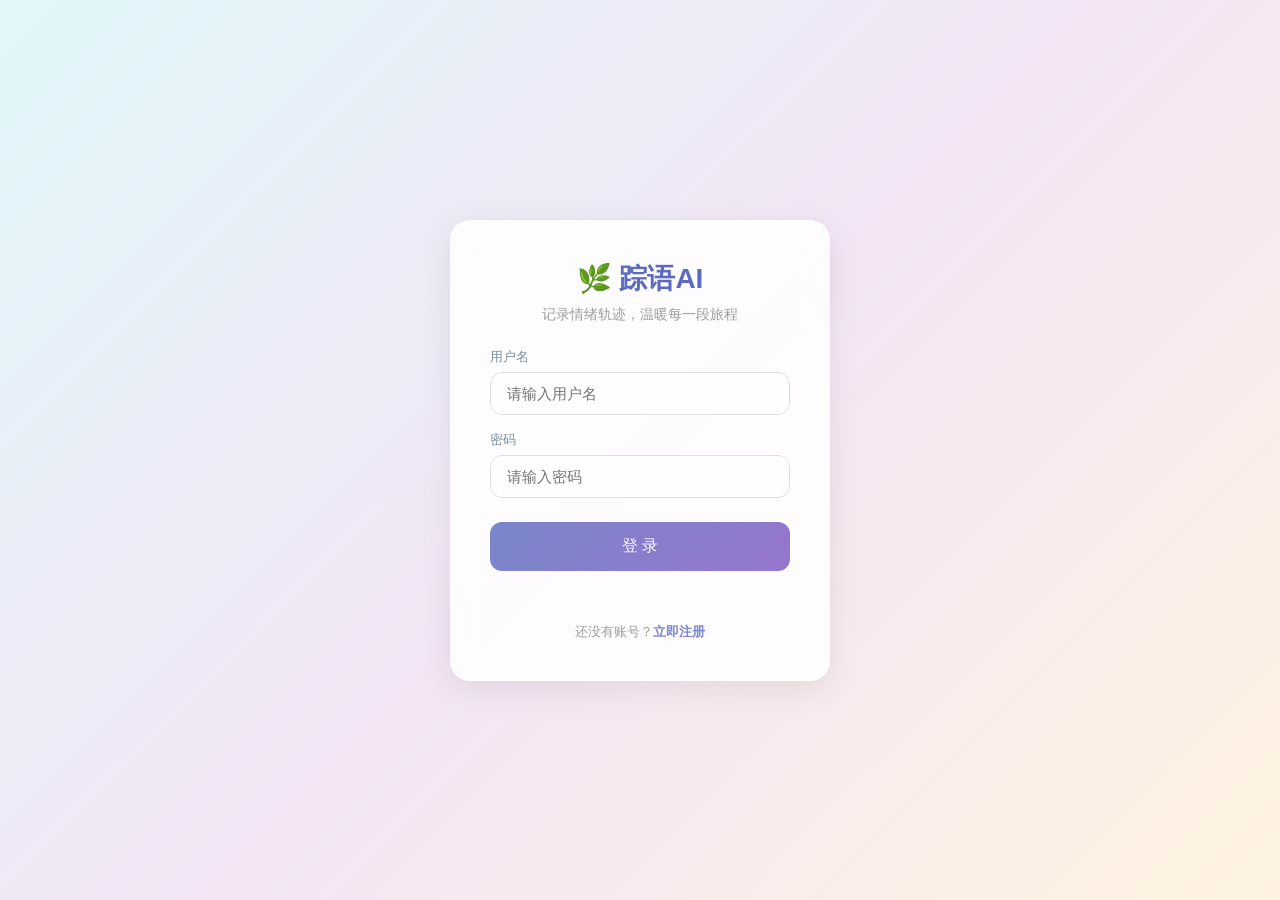
<file: 个人项目-前端/index.html>
<!DOCTYPE html>
<html lang="zh-CN">
<head>
    <meta charset="UTF-8">
    <meta name="viewport" content="width=device-width, initial-scale=1.0">
    <title>踪语AI - 登录</title>
    <link rel="stylesheet" href="auth.css">
</head>
<body>
    <div class="login-card">
        <h2>🌿 踪语AI</h2>
        <p class="subtitle">记录情绪轨迹，温暖每一段旅程</p>

        <form id="loginForm">
            <div class="form-group">
                <label>用户名</label>
                <input type="text" id="username" placeholder="请输入用户名" required>
            </div>
            <div class="form-group">
                <label>密码</label>
                <input type="password" id="password" placeholder="请输入密码" required>
            </div>
            <button type="submit" class="btn-login">登 录</button>
            <div class="error-msg" id="errorMsg"></div>
        </form>

        <div class="switch-link">
            还没有账号？<a href="register.html">立即注册</a>
        </div>
    </div>

    <script>
        const API_BASE = 'http://127.0.0.1:8000/api';

        document.getElementById('loginForm').addEventListener('submit', async function(e) {
            e.preventDefault();
            const errorMsg = document.getElementById('errorMsg');
            errorMsg.textContent = '';

            const username = document.getElementById('username').value.trim();
            const password = document.getElementById('password').value;

            try {
                const res = await fetch(`${API_BASE}/user_app/login/`, {
                    method: 'POST',
                    headers: { 'Content-Type': 'application/json' },
                    body: JSON.stringify({ username, password })
                });
                const data = await res.json();

                if (res.ok && data.code === 200) {
                    // 存储Token到本地
                    localStorage.setItem('access_token', data.data.access);
                    localStorage.setItem('refresh_token', data.data.refresh);
                    localStorage.setItem('username', data.data.username);
                    // 跳转到主页面
                    window.location.href = 'main.html';
                } else {
                    errorMsg.textContent = data.msg || '登录失败,请检查用户名或密码';
                }
            } catch (err) {
                errorMsg.textContent = '网络异常，请检查后端服务是否启动';
            }
        });
    </script>
</body>
</html>
</file>
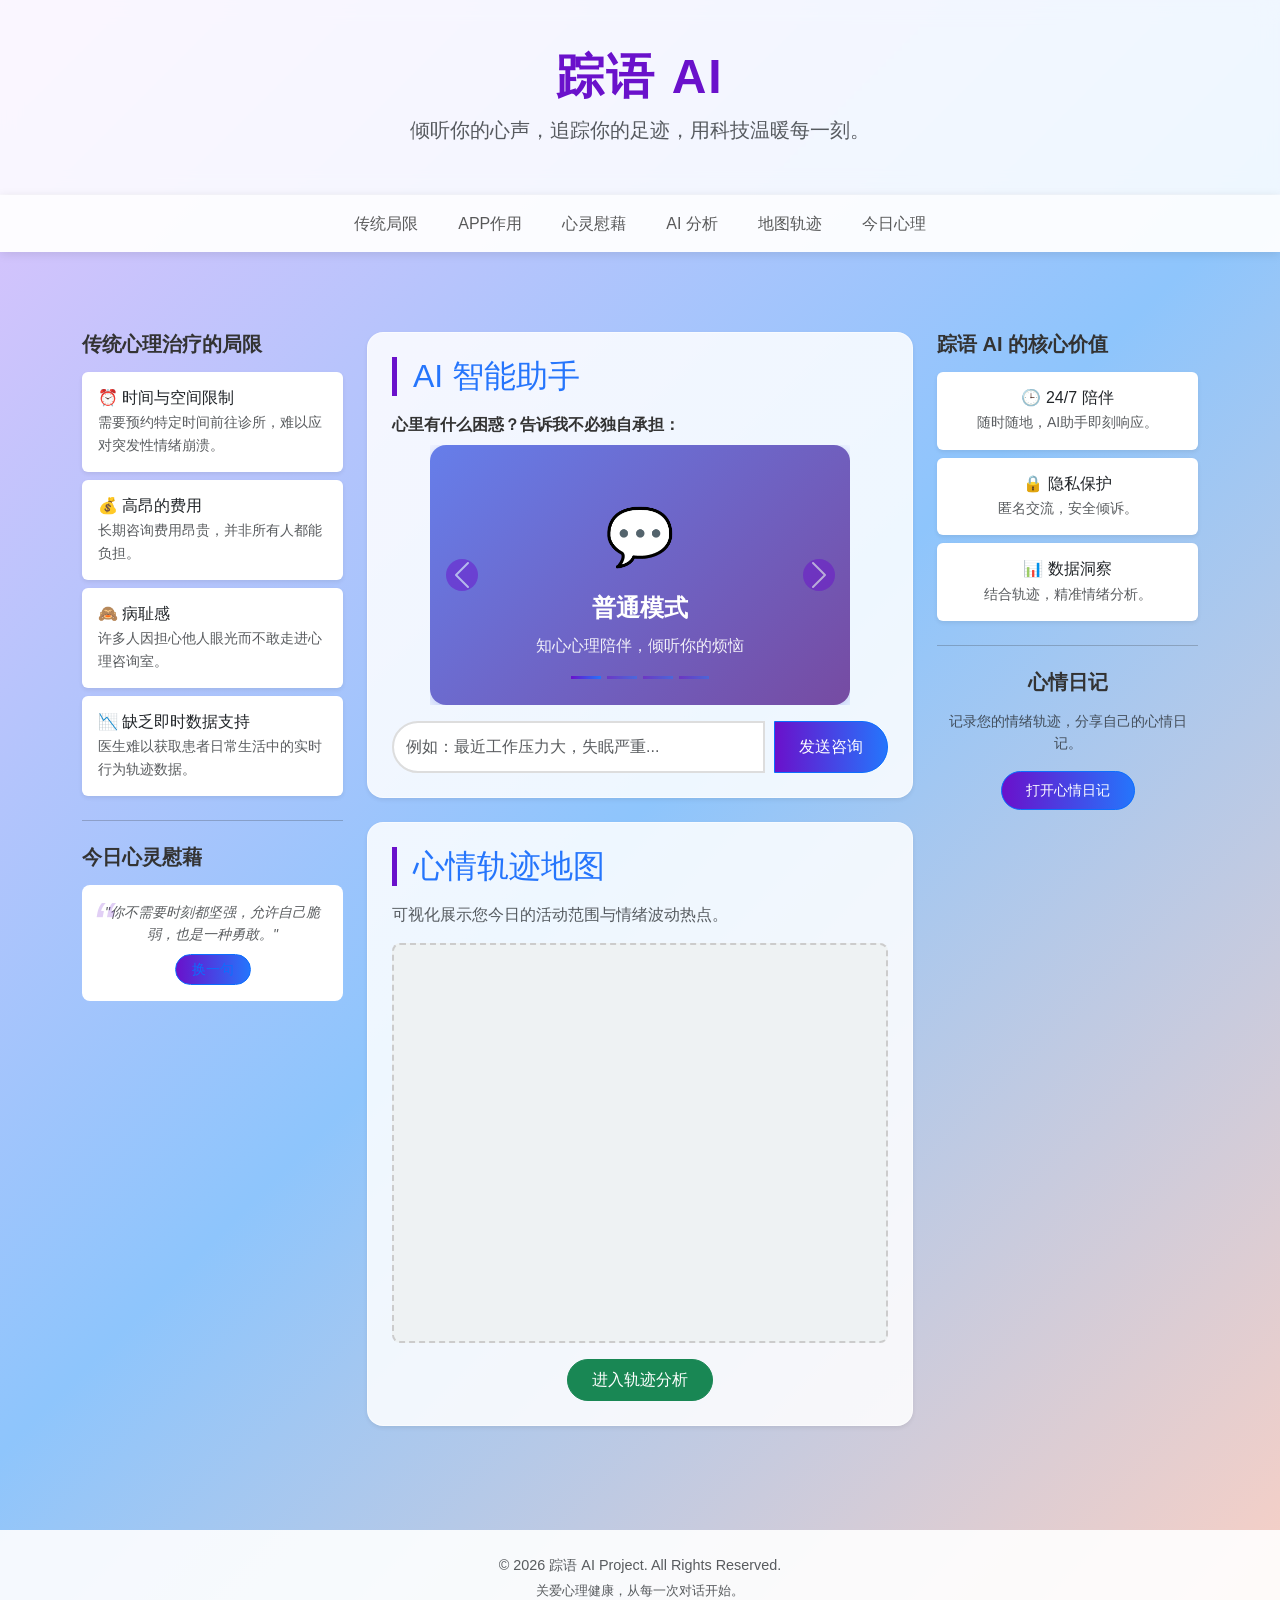
<file: 个人项目-前端/main.html>
<!DOCTYPE html>
<html lang="zh-CN">

<head>
    <meta charset="UTF-8">
    <meta name="viewport" content="width=device-width, initial-scale=1.0">
    <title>踪语AI - 您的心灵伴侣</title>
</head>
<link rel="stylesheet" href="https://cdn.bootcdn.net/ajax/libs/openlayers/9.0.0/dist/ol.min.css">
<!-- Bootstrap 5 CSS -->
<link href="https://cdn.bootcdn.net/ajax/libs/twitter-bootstrap/5.3.0/css/bootstrap.min.css" rel="stylesheet">
<script src="https://cdn.bootcdn.net/ajax/libs/openlayers/9.0.0/dist/ol.min.js"></script>
<link rel="stylesheet" href="common.css">
<link rel="stylesheet" href="header.css">
<link rel="stylesheet" href="nav.css">
<link rel="stylesheet" href="main.css">
<link rel="stylesheet" href="footer.css">
<script src="refreshquate.js"></script>
<script src="map.js"></script>
<style>
    @media (max-width: 768px) {
        nav ul {
            gap: 1rem;
            font-size: 0.9rem;
        }

        header h1 {
            font-size: 2rem;
        }

        .input-group {
            flex-direction: column;
        }
    }
</style>



<body>
    <!-- 总标题与Header -->
    <header id="home" class="text-center py-5">
        <div class="container">
            <h1 class="display-5 fw-bold">踪语 AI</h1>
            <p class="lead text-muted mt-2">倾听你的心声，追踪你的足迹，用科技温暖每一刻。</p>
        </div>
    </header>

    <!-- 导航栏 -->
    <nav class="navbar navbar-expand-md sticky-top">
        <div class="container justify-content-center">
            <ul class="navbar-nav flex-row flex-wrap gap-2 justify-content-center">
                <li class="nav-item"><a class="nav-link px-3" href="#limitations">传统局限</a></li>
                <li class="nav-item"><a class="nav-link px-3" href="#app-role">APP作用</a></li>
                <li class="nav-item"><a class="nav-link px-3" href="#comfort">心灵慰藉</a></li>
                <li class="nav-item"><a class="nav-link px-3" href="#ai-analysis">AI 分析</a></li>
                <li class="nav-item"><a class="nav-link px-3" href="#map-section">地图轨迹</a></li>
                <li class="nav-item"><a class="nav-link px-3" href="#mood-diary">今日心理</a></li>
            </ul>
        </div>
    </nav>

    <!-- 主要内容区域：中间为主 + 左右粘性侧栏 -->
    <main class="container py-5">
        <div class="row g-4">

            <!-- 左侧栏：传统局限 + 心灵慰藉（粘性跟随） -->
            <div class="col-lg-3">
                <div class="side-sticky" id="limitations">
                    <h5 class="fw-bold mb-3">传统心理治疗的局限</h5>
                    <div class="card border-0 shadow-sm custom-card mb-2">
                        <div class="card-body p-3">
                            <h6 class="card-title mb-1">⏰ 时间与空间限制</h6>
                            <p class="card-text text-muted small mb-0">需要预约特定时间前往诊所，难以应对突发性情绪崩溃。</p>
                        </div>
                    </div>
                    <div class="card border-0 shadow-sm custom-card mb-2">
                        <div class="card-body p-3">
                            <h6 class="card-title mb-1">💰 高昂的费用</h6>
                            <p class="card-text text-muted small mb-0">长期咨询费用昂贵，并非所有人都能负担。</p>
                        </div>
                    </div>
                    <div class="card border-0 shadow-sm custom-card mb-2">
                        <div class="card-body p-3">
                            <h6 class="card-title mb-1">🙈 病耻感</h6>
                            <p class="card-text text-muted small mb-0">许多人因担心他人眼光而不敢走进心理咨询室。</p>
                        </div>
                    </div>
                    <div class="card border-0 shadow-sm custom-card mb-2">
                        <div class="card-body p-3">
                            <h6 class="card-title mb-1">📉 缺乏即时数据支持</h6>
                            <p class="card-text text-muted small mb-0">医生难以获取患者日常生活中的实时行为轨迹数据。</p>
                        </div>
                    </div>

                    <hr class="my-4">

                    <div id="comfort">
                        <h5 class="fw-bold mb-3">今日心灵慰藉</h5>
                        <div class="quote-box p-3 rounded-3">
                            <p id="daily-quote" class="fst-italic text-muted small mb-2">"你不需要时刻都坚强，允许自己脆弱，也是一种勇敢。"</p>
                            <button onclick="refreshQuote()"
                                class="btn btn-outline-primary btn-sm rounded-pill px-3">换一句</button>
                        </div>
                    </div>
                </div>
            </div>

            <!-- 中间主区：AI + 地图（核心功能） -->
            <div class="col-lg-6">
                <section id="ai-analysis" class="mb-4 p-4 rounded-4 shadow-sm">
                    <h2 class="mb-3">AI 智能助手</h2>
                    <div class="ai-container">
                        <div>
                            <label class="form-label fw-bold">心里有什么困惑？告诉我不必独自承担：</label>

                            <!-- 模式展示轮播图：每5秒自动切换，仅展示不可选 -->
                            <div id="modeCarousel" class="carousel slide carousel-fade mode-carousel"
                                data-bs-ride="carousel" data-bs-interval="5000">
                                <div class="carousel-indicators">
                                    <button type="button" data-bs-target="#modeCarousel" data-bs-slide-to="0"
                                        class="active"></button>
                                    <button type="button" data-bs-target="#modeCarousel" data-bs-slide-to="1"></button>
                                    <button type="button" data-bs-target="#modeCarousel" data-bs-slide-to="2"></button>
                                    <button type="button" data-bs-target="#modeCarousel" data-bs-slide-to="3"></button>
                                </div>
                                <div class="carousel-inner">
                                    <div class="carousel-item active" data-mode="normal">
                                        <div class="mode-card">
                                            <div class="mode-icon">💬</div>
                                            <h4>普通模式</h4>
                                            <p>知心心理陪伴，倾听你的烦恼</p>
                                        </div>
                                    </div>
                                    <div class="carousel-item" data-mode="partner">
                                        <div class="mode-card">
                                            <div class="mode-icon">💑</div>
                                            <h4>伴侣模式</h4>
                                            <p>温柔贴心，像家人一样给予依靠</p>
                                        </div>
                                    </div>
                                    <div class="carousel-item" data-mode="classmate">
                                        <div class="mode-card">
                                            <div class="mode-icon">🎓</div>
                                            <h4>同学模式</h4>
                                            <p>轻松活泼，像朋友一样闲聊</p>
                                        </div>
                                    </div>
                                    <div class="carousel-item" data-mode="teacher">
                                        <div class="mode-card">
                                            <div class="mode-icon">👨‍🏫</div>
                                            <h4>老师模式</h4>
                                            <p>耐心亲切，答疑解惑</p>
                                        </div>
                                    </div>
                                </div>
                                <button class="carousel-control-prev" type="button" data-bs-target="#modeCarousel"
                                    data-bs-slide="prev">
                                    <span class="carousel-control-prev-icon"></span>
                                </button>
                                <button class="carousel-control-next" type="button" data-bs-target="#modeCarousel"
                                    data-bs-slide="next">
                                    <span class="carousel-control-next-icon"></span>
                                </button>
                            </div>

                            <div class="input-group mt-3">
                                <input type="text" id="psych-query" class="form-control rounded-start-pill"
                                    placeholder="例如：最近工作压力大，失眠严重...">
                                <button onclick="goChat()" class="btn btn-primary rounded-end-pill px-4">发送咨询</button>
                            </div>
                        </div>
                    </div>
                </section>

                <!-- 地图部分 -->
                <section id="map-section" class="mb-4 p-4 rounded-4 shadow-sm">
                    <h2 class="mb-3">心情轨迹地图</h2>
                    <p class="text-muted mb-3">可视化展示您今日的活动范围与情绪波动热点。</p>
                    <div id="map" class="rounded-3"></div>
                    <div class="text-center mt-3">
                        <a href="track_analysis/track.html" class="btn btn-success rounded-pill px-4 py-2">进入轨迹分析</a>
                    </div>
                </section>
            </div>

            <!-- 右侧栏：核心价值 + 心情日记（粘性跟随） -->
            <div class="col-lg-3">
                <div class="side-sticky" id="app-role">
                    <h5 class="fw-bold mb-3">踪语 AI 的核心价值</h5>
                    <div class="card border-0 shadow-sm custom-card mb-2 text-center">
                        <div class="card-body p-3">
                            <h6 class="card-title mb-1">🕒 24/7 陪伴</h6>
                            <p class="card-text text-muted small mb-0">随时随地，AI助手即刻响应。</p>
                        </div>
                    </div>
                    <div class="card border-0 shadow-sm custom-card mb-2 text-center">
                        <div class="card-body p-3">
                            <h6 class="card-title mb-1">🔒 隐私保护</h6>
                            <p class="card-text text-muted small mb-0">匿名交流，安全倾诉。</p>
                        </div>
                    </div>
                    <div class="card border-0 shadow-sm custom-card mb-2 text-center">
                        <div class="card-body p-3">
                            <h6 class="card-title mb-1">📊 数据洞察</h6>
                            <p class="card-text text-muted small mb-0">结合轨迹，精准情绪分析。</p>
                        </div>
                    </div>

                    <hr class="my-4">

                    <div id="mood-diary" class="text-center">
                        <h5 class="fw-bold mb-3">心情日记</h5>
                        <p class="text-muted small mb-3">记录您的情绪轨迹，分享自己的心情日记。</p>
                        <button id='openDiary' onclick="openDiary()"
                            class="btn btn-primary btn-sm rounded-pill px-4 py-2">打开心情日记</button>
                    </div>
                </div>
            </div>

        </div>
    </main>

    <!-- 页脚 -->
    <footer class="text-center py-4 mt-4">
        <div class="container">
            <p class="mb-1 text-muted">&copy; 2026 踪语 AI Project. All Rights Reserved.</p>
            <p class="mb-0 text-muted small">关爱心理健康，从每一次对话开始。</p>
        </div>
    </footer>

    <!-- Bootstrap 5 JS -->
    <script src="https://cdn.bootcdn.net/ajax/libs/twitter-bootstrap/5.3.0/js/bootstrap.bundle.min.js"></script>

    <script>
        // 发送咨询：把输入内容暂存，跳转到 AI 聊天页直接分析
        function goChat() {
            const message = document.getElementById('psych-query').value.trim();
            if (!message) { alert('请先输入你想说的话～'); return; }
            sessionStorage.setItem('pending_chat', message);
            location.href = 'ai_chat/chat.html';
        }
        function openDiary() {
            window.location.href = 'mood_diary/mood_diary.html';
        }
    </script>

</body>

</html>
</file>
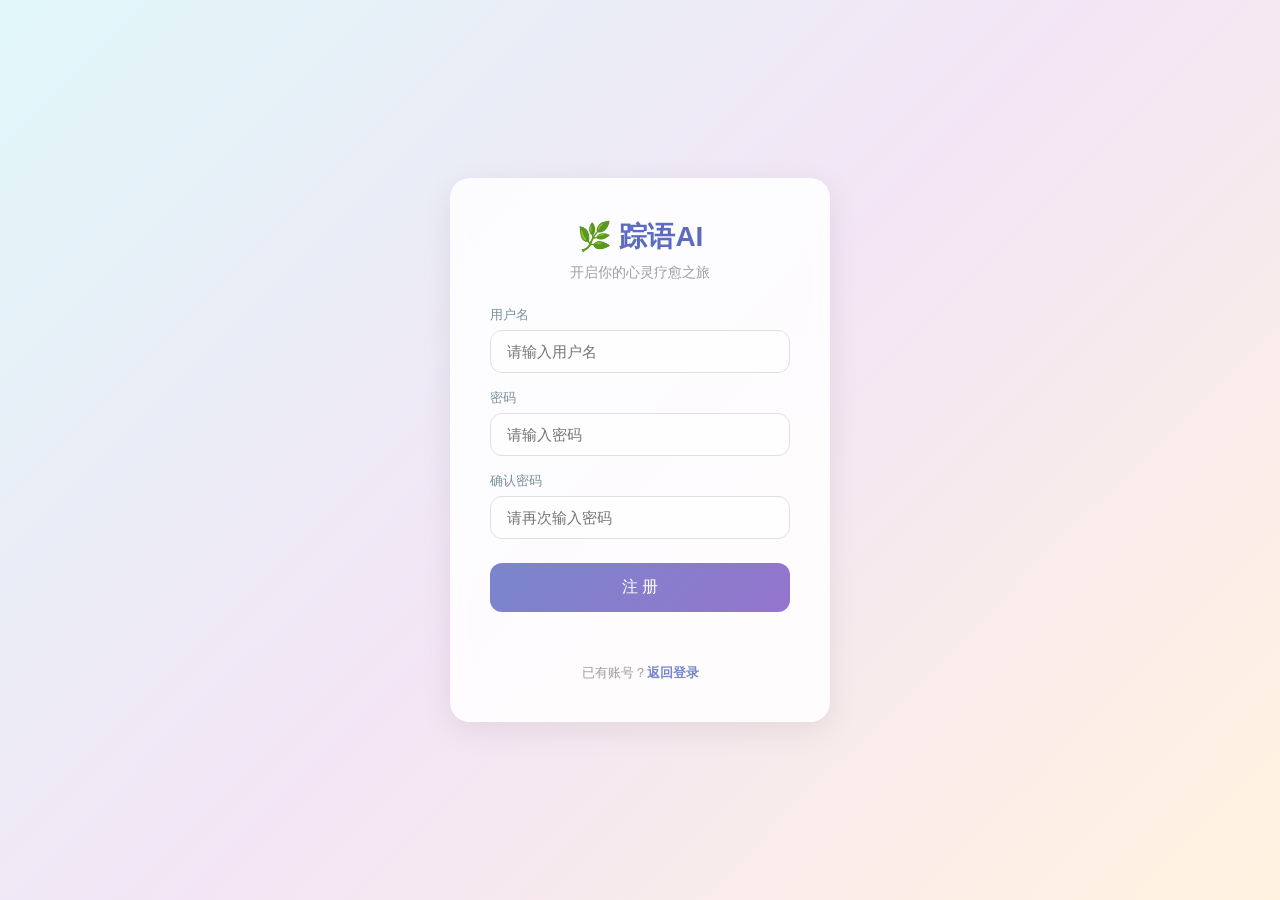
<file: 个人项目-前端/register.html>
<!DOCTYPE html>
<html lang="zh-CN">
<head>
    <meta charset="UTF-8">
    <meta name="viewport" content="width=device-width, initial-scale=1.0">
    <title>踪语AI - 注册</title>
    <link rel="stylesheet" href="auth.css">
</head>
<body>
    <div class="register-card">
        <h2>🌿 踪语AI</h2>
        <p class="subtitle">开启你的心灵疗愈之旅</p>
        <form id="registerForm">
            <div class="form-group">
                <label>用户名</label>
                <input type="text" id="username" placeholder="请输入用户名" required>
            </div>
            <div class="form-group">
                <label>密码</label>
                <input type="password" id="password" placeholder="请输入密码" required>
            </div>
            <div class="form-group">
                <label>确认密码</label>
                <input type="password" id="confirmPassword" placeholder="请再次输入密码" required>
            </div>
            <button type="submit" class="btn-register">注 册</button>
            <div class="msg" id="msgBox"></div>
        </form>
        <div class="switch-link">
            已有账号？<a href="index.html">返回登录</a>
        </div>
    </div>

    <script>
        const API_BASE = 'http://127.0.0.1:8000/api';
        document.getElementById('registerForm').addEventListener('submit', async function(e) {
            e.preventDefault();
            const msgBox = document.getElementById('msgBox');
            msgBox.className = 'msg';
            msgBox.textContent = '';

            const username = document.getElementById('username').value.trim();
            const password = document.getElementById('password').value;
            const confirmPassword = document.getElementById('confirmPassword').value;

            try {
                const res = await fetch(`${API_BASE}/user_app/register/`, {
                    method: 'POST',
                    headers: { 'Content-Type': 'application/json' },
                    body: JSON.stringify({ username, password, confirm_password: confirmPassword })
                });
                const data = await res.json();

                if (res.ok && data.code === 200) {
                    msgBox.className = 'msg success';
                    msgBox.textContent = '注册成功，即将跳转登录...';
                    setTimeout(() => { window.location.href = 'index.html'; }, 1500);
                } else {
                    msgBox.className = 'msg error';
                    msgBox.textContent = data.msg || '注册失败';
                }
            } catch (err) {
                msgBox.className = 'msg error';
                msgBox.textContent = '网络异常，请检查后端服务';
            }
        });
    </script>
</body>
</html>
</file>
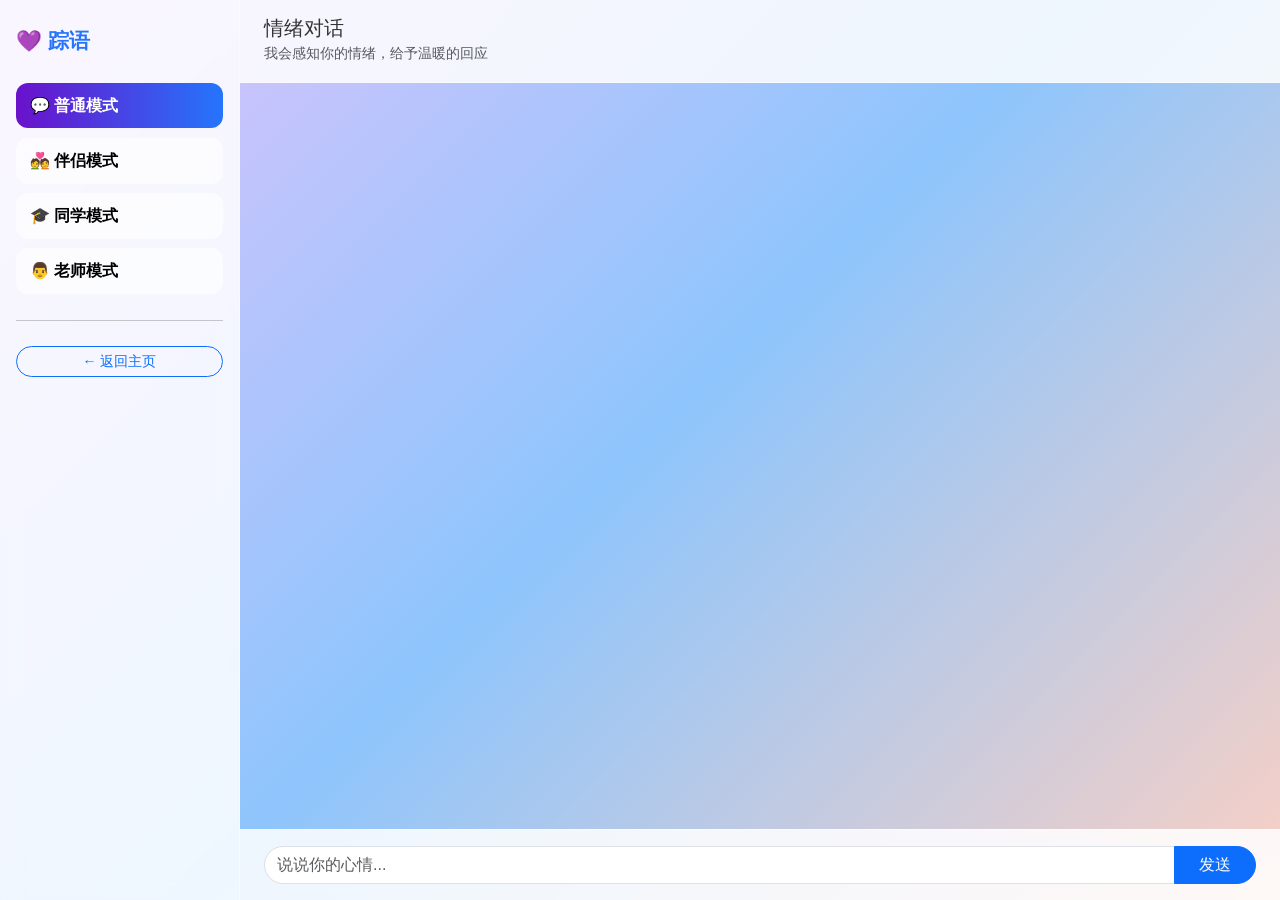
<file: 个人项目-前端/ai_chat/chat.html>
<!DOCTYPE html>
<html lang="zh-CN">

<head>
    <meta charset="UTF-8">
    <meta name="viewport" content="width=device-width, initial-scale=1.0">
    <title>踪语 AI - 情绪对话</title>
    <link href="https://cdn.bootcdn.net/ajax/libs/twitter-bootstrap/5.3.0/css/bootstrap.min.css" rel="stylesheet">
    <link rel="stylesheet" href="../common.css">
    <style>
        body { display: flex; height: 100vh; overflow: hidden; }

        /* 左侧栏：模式选择 */
        .chat-side {
            width: 240px; flex-shrink: 0;
            background: var(--bg-glass);
            backdrop-filter: blur(10px);
            -webkit-backdrop-filter: blur(10px);
            border-right: 1px solid rgba(255, 255, 255, 0.5);
            padding: 1.5rem 1rem;
            display: flex; flex-direction: column; gap: 0.6rem;
        }

        .side-logo { font-size: 1.3rem; font-weight: bold; color: var(--secondary-color); margin-bottom: 1rem; }

        .mode-item {
            width: 100%; text-align: left;
            background: rgba(255, 255, 255, 0.6);
            border: none; border-radius: 12px;
            padding: 10px 14px; font-weight: bold;
            transition: all 0.25s;
        }

        .mode-item.active {
            background: linear-gradient(to right, var(--primary-color), var(--secondary-color));
            color: #fff;
        }

        /* 右侧：聊天区 */
        .chat-main { flex: 1; display: flex; flex-direction: column; min-width: 0; }

        .chat-head {
            padding: 1rem 1.5rem;
            background: var(--bg-glass);
            border-bottom: 1px solid rgba(255, 255, 255, 0.5);
        }

        .chat-body { flex: 1; overflow-y: auto; padding: 1.5rem; }

        .msg {
            max-width: 70%; margin-bottom: 1rem;
            padding: 0.8rem 1rem; border-radius: 14px;
            line-height: 1.6; white-space: pre-wrap;
        }

        .msg.user {
            margin-left: auto; color: #fff;
            background: linear-gradient(to right, var(--primary-color), var(--secondary-color));
            border-bottom-right-radius: 4px;
        }

        .msg.ai { background: #fff; box-shadow: var(--shadow); border-bottom-left-radius: 4px; }

        .chat-foot {
            padding: 1rem 1.5rem;
            background: var(--bg-glass);
            border-top: 1px solid rgba(255, 255, 255, 0.5);
        }
    </style>
</head>

<body>
    <!-- 左侧：四个模式切换 -->
    <aside class="chat-side">
        <div class="side-logo">💜 踪语</div>
        <button class="mode-item active" data-mode="normal">💬 普通模式</button>
        <button class="mode-item" data-mode="partner">💑 伴侣模式</button>
        <button class="mode-item" data-mode="classmate">🎓 同学模式</button>
        <button class="mode-item" data-mode="teacher">👨‍ 老师模式</button>
        <hr class="my-3">
        <a href="../main.html" class="btn btn-outline-primary btn-sm rounded-pill">← 返回主页</a>
    </aside>

    <!-- 右侧：聊天区 -->
    <div class="chat-main">
        <div class="chat-head">
            <h5 class="mb-0">情绪对话</h5>
            <small class="text-muted">我会感知你的情绪，给予温暖的回应</small>
        </div>
        <div class="chat-body" id="chat-body"></div>
        <div class="chat-foot">
            <div class="input-group">
                <input type="text" id="chat-input" class="form-control rounded-start-pill" placeholder="说说你的心情...">
                <button onclick="sendMsg()" class="btn btn-primary rounded-end-pill px-4">发送</button>
            </div>
        </div>
    </div>

    <script src="chat.js"></script>
</body>

</html>
</file>
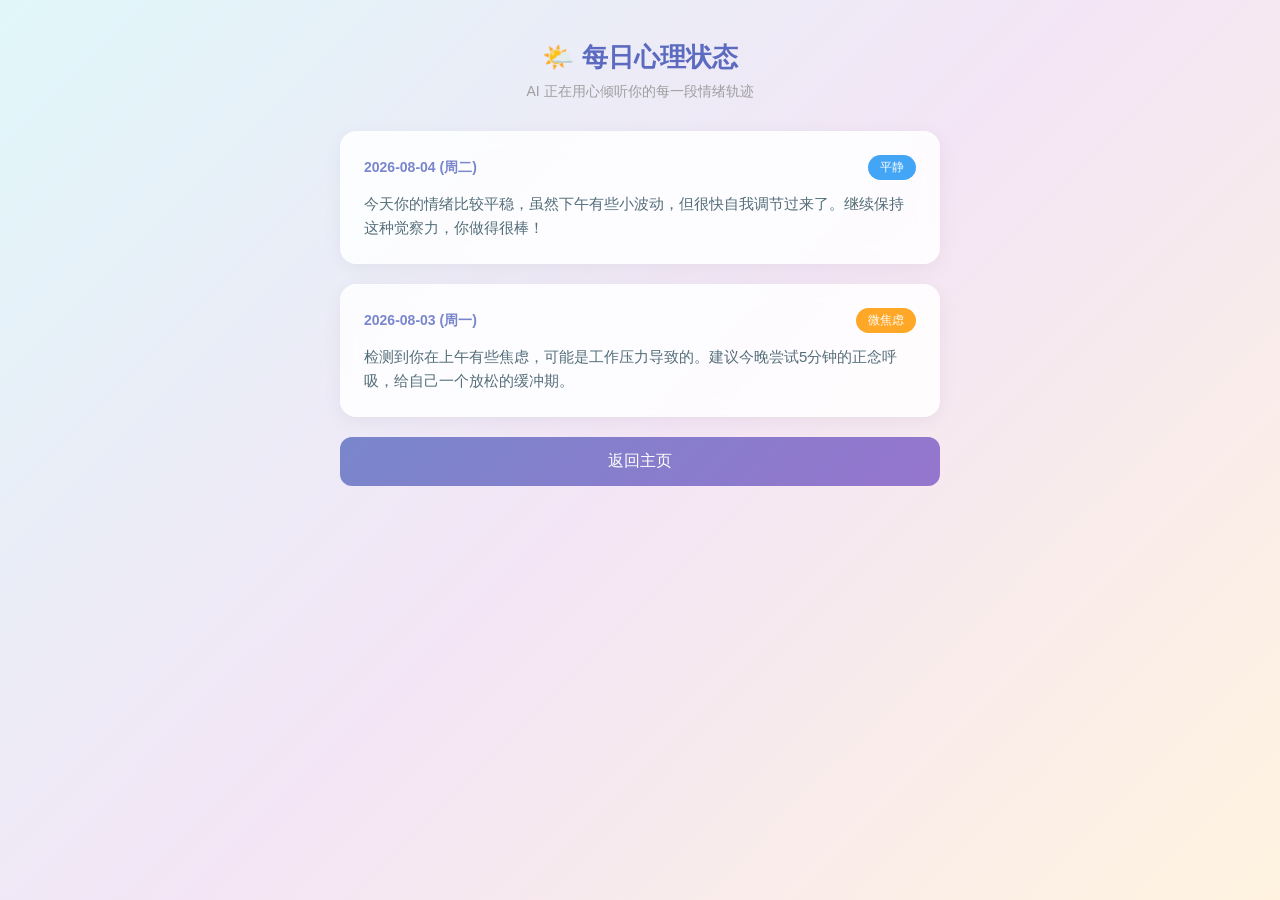
<file: 个人项目-前端/mood_diary/mood_diary.html>
<!DOCTYPE html>
<html lang="zh-CN">
<head>
    <meta charset="UTF-8">
    <meta name="viewport" content="width=device-width, initial-scale=1.0">
    <title>踪语AI - 每日心理状态</title>
    
    <link rel="stylesheet" href="back.css">
    <link rel="stylesheet" href="commom.css">
    <link rel="stylesheet" href="main.css">

    <style>
       @media (max-width: 768px) {
            nav ul {
                gap: 1rem;
                font-size: 0.9rem;
            }
            header h1 {
                font-size: 2rem;
            }
            .input-group {
                flex-direction: column;
            }
        }
</style>





</head>
<body>
    <div class="container">
        <div class="page-header">
            <h1>🌤️ 每日心理状态</h1>
            <p>AI 正在用心倾听你的每一段情绪轨迹</p>
        </div>

        <!-- 动态渲染区域 -->
        <div id="moodList">
            <!-- 示例卡片 1 -->
            <div class="mood-card">
                <div class="card-header">
                    <span class="date">2026-08-04 (周二)</span>
                    <span class="mood-tag calm">平静</span>
                </div>
                <p class="ai-analysis">今天你的情绪比较平稳，虽然下午有些小波动，但很快自我调节过来了。继续保持这种觉察力，你做得很棒！</p>
            </div>
            <!-- 示例卡片 2 -->
            <div class="mood-card">
                <div class="card-header">
                    <span class="date">2026-08-03 (周一)</span>
                    <span class="mood-tag anxious">微焦虑</span>
                </div>
                <p class="ai-analysis">检测到你在上午有些焦虑，可能是工作压力导致的。建议今晚尝试5分钟的正念呼吸，给自己一个放松的缓冲期。</p>
            </div>
        </div>

        <a href="../main.html" class="back-btn">返回主页</a>
    </div>

    <script>
        // 后续在这里编写 fetch 请求，从后端获取真实数据并渲染到 #moodList 中
        // 
        // fetch('http://127.0.0.1:8000/api/mood/list/')
        //     .then(res => res.json())
        //     .then(data => { 渲染逻辑 })
    </script>
</body>
</html>
</file>
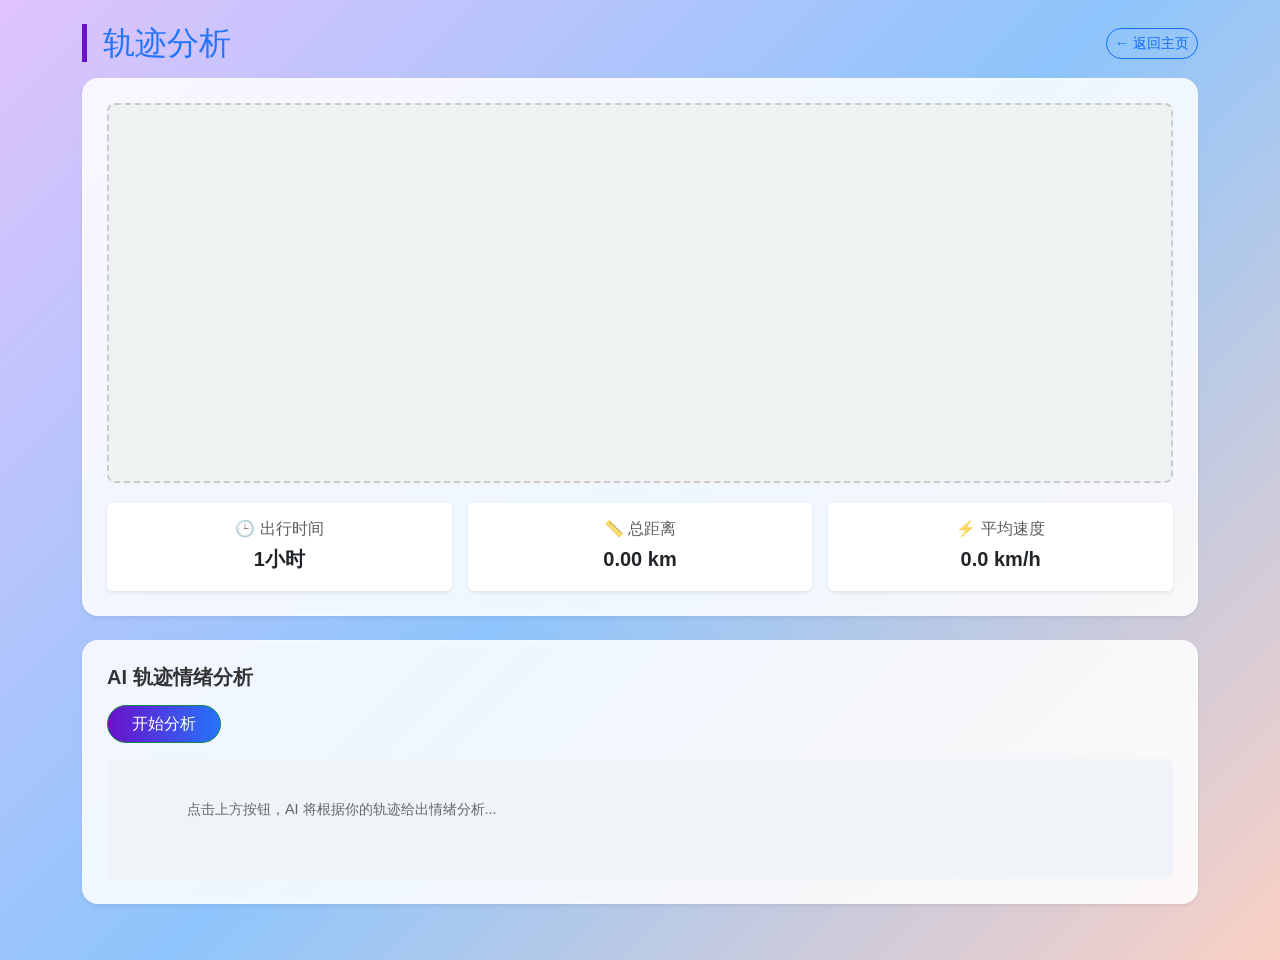
<file: 个人项目-前端/track_analysis/track.html>
<!DOCTYPE html>
<html lang="zh-CN">

<head>
    <meta charset="UTF-8">
    <meta name="viewport" content="width=device-width, initial-scale=1.0">
    <title>踪语 AI - 轨迹分析</title>
    <link rel="stylesheet" href="https://cdn.bootcdn.net/ajax/libs/openlayers/9.0.0/dist/ol.min.css">
    <link href="https://cdn.bootcdn.net/ajax/libs/twitter-bootstrap/5.3.0/css/bootstrap.min.css" rel="stylesheet">
    <script src="https://cdn.bootcdn.net/ajax/libs/openlayers/9.0.0/dist/ol.min.js"></script>
    <link rel="stylesheet" href="../common.css">
    <link rel="stylesheet" href="../main.css">
    <link rel="stylesheet" href="track.css">
</head>

<body>
    <div class="container py-4">
        <div class="d-flex justify-content-between align-items-center mb-3">
            <h2 class="mb-0">轨迹分析</h2>
            <a href="../main.html" class="btn btn-outline-primary btn-sm rounded-pill">← 返回主页</a>
        </div>

        <!-- 上半部分：路径地图 + 统计数据 -->
        <section class="p-4 rounded-4 shadow-sm mb-4">
            <div id="map" class="rounded-3"></div>
            <div class="row g-3 mt-1 text-center">
                <div class="col-4">
                    <div class="card border-0 shadow-sm custom-card">
                        <div class="card-body p-3">
                            <h6 class="card-title text-muted mb-1">🕒 出行时间</h6>
                            <p class="card-text fw-bold fs-5 mb-0" id="stat-time">--</p>
                        </div>
                    </div>
                </div>
                <div class="col-4">
                    <div class="card border-0 shadow-sm custom-card">
                        <div class="card-body p-3">
                            <h6 class="card-title text-muted mb-1">📏 总距离</h6>
                            <p class="card-text fw-bold fs-5 mb-0" id="stat-dist">--</p>
                        </div>
                    </div>
                </div>
                <div class="col-4">
                    <div class="card border-0 shadow-sm custom-card">
                        <div class="card-body p-3">
                            <h6 class="card-title text-muted mb-1">⚡ 平均速度</h6>
                            <p class="card-text fw-bold fs-5 mb-0" id="stat-speed">--</p>
                        </div>
                    </div>
                </div>
            </div>
        </section>

        <!-- 下半部分：AI 轨迹分析 -->
        <section class="p-4 rounded-4 shadow-sm">
            <h5 class="fw-bold mb-3">AI 轨迹情绪分析</h5>
            <button onclick="analyzeTrack()" class="btn btn-success rounded-pill px-4 mb-3">开始分析</button>
            <div id="track-output" class="analysis-result rounded-3 p-3">
                点击上方按钮，AI 将根据你的轨迹给出情绪分析...
            </div>
        </section>
    </div>

    <script src="../map.js"></script>
    <script src="track.js"></script>
</body>

</html>
</file>
<file: 个人项目-前端/auth.css>
/* 登录 / 注册页公共样式 */
* {
    margin: 0;
    padding: 0;
    box-sizing: border-box;
}

body {
    height: 100vh;
    display: flex;
    justify-content: center;
    align-items: center;
    /* 治愈系渐变背景，与主页面保持一致 */
    background: linear-gradient(135deg, #e0f7fa 0%, #f3e5f5 50%, #fff3e0 100%);
    font-family: 'PingFang SC', 'Microsoft YaHei', sans-serif;
}

.login-card,
.register-card {
    background: rgba(255, 255, 255, 0.85);
    backdrop-filter: blur(10px);
    border-radius: 20px;
    padding: 40px;
    width: 380px;
    box-shadow: 0 8px 32px rgba(0, 0, 0, 0.08);
    text-align: center;
}

.login-card h2,
.register-card h2 {
    color: #5c6bc0;
    margin-bottom: 8px;
    font-size: 28px;
}

.login-card p.subtitle,
.register-card p.subtitle {
    color: #9e9e9e;
    font-size: 14px;
    margin-bottom: 24px;
}

.form-group {
    margin-bottom: 16px;
    text-align: left;
}

.form-group label {
    display: block;
    font-size: 13px;
    color: #78909c;
    margin-bottom: 6px;
}

.form-group input {
    width: 100%;
    padding: 12px 16px;
    border: 1.5px solid #e0e0e0;
    border-radius: 12px;
    font-size: 15px;
    outline: none;
    transition: border-color 0.3s;
    background: rgba(255, 255, 255, 0.7);
}

.form-group input:focus {
    border-color: #7986cb;
}

.btn-login,
.btn-register {
    width: 100%;
    padding: 14px;
    border: none;
    border-radius: 12px;
    background: linear-gradient(135deg, #7986cb, #9575cd);
    color: #fff;
    font-size: 16px;
    cursor: pointer;
    transition: opacity 0.3s;
    margin-top: 8px;
}

.btn-login:hover,
.btn-register:hover {
    opacity: 0.9;
}

.switch-link {
    margin-top: 20px;
    font-size: 13px;
    color: #9e9e9e;
}

.switch-link a {
    color: #7986cb;
    text-decoration: none;
    font-weight: 600;
}

.error-msg,
.msg {
    font-size: 13px;
    margin-top: 12px;
    min-height: 20px;
}

.error-msg,
.msg.error {
    color: #ef5350;
}

.msg.success {
    color: #66bb6a;
}
</file>
<file: 个人项目-前端/common.css>
:root {
            --primary-color: #6a11cb;
            --secondary-color: #2575fc;
            --text-color: #333;
            --bg-glass: rgba(255, 255, 255, 0.85);
            --shadow: 0 8px 32px 0 rgba(31, 38, 135, 0.15);
        }

        * {
            margin: 0;
            padding: 0;
            box-sizing: border-box;
        }

        html {
            scroll-behavior: smooth; /* 关键：实现点击导航平滑滚动 */
        }

        body {
            font-family: 'Helvetica Neue', Helvetica, Arial, sans-serif;
            line-height: 1.6;
            color: var(--text-color);
            /* 治愈系渐变背景：从淡紫到淡蓝再到淡粉 */
            background: linear-gradient(135deg, #e0c3fc 0%, #8ec5fc 50%, #fad0c4 100%);
            min-height: 100vh;
        }
</file>
<file: 个人项目-前端/header.css>
header {
     text-align: center;
     padding: 3rem 1rem;
     background: var(--bg-glass);
     backdrop-filter: blur(10px);
     border-bottom: 1px solid rgba(255, 255, 255, 0.3);
 }

 header h1 {
     font-size: 2.5rem;
     color: var(--primary-color);
     margin-bottom: 0.5rem;
     letter-spacing: 2px;
 }

 header p {
     font-size: 1.1rem;
     color: #555;
     max-width: 600px;
     margin: 0 auto;
 }
</file>
<file: 个人项目-前端/nav.css>
nav {
            position: sticky;
            top: 0;
            z-index: 1000;
            background: rgba(255, 255, 255, 0.95);
            box-shadow: 0 2px 10px rgba(0,0,0,0.1);
            display: flex;
            justify-content: center;
            padding: 1rem 0;
        }

        nav ul {
            list-style: none;
            display: flex;
            gap: 2rem;
            flex-wrap: wrap;
            justify-content: center;
        }

        nav a {
            text-decoration: none;
            color: #444;
            font-weight: 600;
            padding: 0.5rem 1rem;
            border-radius: 20px;
            transition: all 0.3s ease;
        }

        nav a:hover {
            background: var(--primary-color);
            color: white;
            transform: translateY(-2px);
        }
</file>
<file: 个人项目-前端/main.css>
main {
     max-width: 1200px;
     margin: 2rem auto;
     padding: 0 1.5rem;
 }

 /* 左右侧栏：粘性跟随中间滚动 */
 .side-sticky {
     position: sticky;
     top: 5rem;
 }

 section {
     background: var(--bg-glass);
     margin-bottom: 2rem;
     padding: 2rem;
     border-radius: 16px;
     box-shadow: var(--shadow);
     border: 1px solid rgba(255, 255, 255, 0.5);
     transition: transform 0.3s ease;
 }

 section:hover {
     transform: translateY(-5px);
 }

 h2 {
     color: var(--secondary-color);
     margin-bottom: 1.5rem;
     border-left: 5px solid var(--primary-color);
     padding-left: 1rem;
 }

 /* 1. 传统局限板块 */
 .limitations-list li {
     margin-bottom: 0.8rem;
     list-style-position: inside;
 }

 /* 2. APP作用板块 */
 .app-benefits {
     display: grid;
     grid-template-columns: repeat(auto-fit, minmax(200px, 1fr));
     gap: 1.5rem;
 }

 .benefit-card {
     background: rgba(255, 255, 255, 0.6);
     padding: 1rem;
     border-radius: 8px;
     text-align: center;
 }

 /* 3. 心理安慰句子板块 */
 .quote-box {
     font-style: italic;
     text-align: center;
     color: #555;
     background: #fff;
     border-radius: 10px;
     position: relative;
 }

 .quote-box::before {
     content: "“";
     font-size: 4rem;
     color: var(--primary-color);
     opacity: 0.2;
     position: absolute;
     top: -10px;
     left: 10px;
 }

 /* 4. AI 交互板块 */
 .ai-container {
     display: flex;
     flex-direction: column;
     gap: 1.5rem;
 }

 .input-group {
     display: flex;
     gap: 10px;
 }

 input[type="text"] {
     flex: 1;
     padding: 12px;
     border: 2px solid #ddd;
     border-radius: 8px;
     outline: none;
     transition: border-color 0.3s;
 }

 input[type="text"]:focus {
     border-color: var(--secondary-color);
 }

 /* 全局 button 样式 */
button {
    padding: 12px 24px;
    background: linear-gradient(to right, var(--primary-color), var(--secondary-color));
    color: white;
    border: none;
    border-radius: 8px;
    cursor: pointer;
    font-weight: bold;
    transition: opacity 0.3s;
}

button:hover {
    opacity: 0.9;
}

 .analysis-result {
     background: #f0f4f8;
     padding: 1rem;
     border-radius: 8px;
     min-height: 60px;
     display: flex;
     align-items: center;
     justify-content: center;
     color: #666;
     font-size: 0.9rem;
 }

 /* 7. AI 模式展示轮播图（放大版，仅展示） */
.mode-carousel {
    max-width: 420px;
    margin: 0 auto 1rem auto;
}

.mode-card {
    background: linear-gradient(135deg, #667eea 0%, #764ba2 100%);
    color: white;
    padding: 2rem 1.5rem;
    border-radius: 16px;
    text-align: center;
    box-shadow: 0 4px 15px rgba(102, 126, 234, 0.4);
    min-height: 260px;
    display: flex;
    flex-direction: column;
    justify-content: center;
    align-items: center;
}

.mode-icon {
    font-size: 3.5rem;
    margin-bottom: 0.8rem;
}

.mode-card h4 {
    font-size: 1.5rem;
    margin-bottom: 0.6rem;
    font-weight: 600;
}

.mode-card p {
    font-size: 1rem;
    opacity: 0.9;
    margin-bottom: 0;
}

.carousel-indicators button {
    background-color: var(--primary-color);
}

.carousel-control-prev-icon,
.carousel-control-next-icon {
    background-color: var(--primary-color);
    border-radius: 50%;
    padding: 15px;
}


 /* 5. 地图部分 */
 #map {
     width: 100%;
     height: 400px;
     background-color: #eef2f3;
     border-radius: 12px;
     display: flex;
     align-items: center;
     justify-content: center;
     color: #888;
     font-size: 1.2rem;
     border: 2px dashed #ccc;
     position: relative;
     overflow: hidden;
 }

/* 地图控件美化：缩放按钮（左上）—— 竖排胶囊 */
.ol-zoom {
    top: 1rem !important;
    left: 1rem !important;
    width: 42px !important;
    border-radius: 21px !important;
    overflow: hidden;
    box-shadow: 0 4px 15px rgba(0, 0, 0, 0.15);
    background: #fff !important;
    backdrop-filter: blur(8px);
    -webkit-backdrop-filter: blur(8px);
    border: none !important;
    padding: 0 !important;
    margin: 0 !important;
}

.ol-zoom button {
    display: flex !important;
    align-items: center !important;
    justify-content: center !important;
    width: 42px !important;
    height: 42px !important;
    background: transparent !important;
    background-image: none !important;
    color: #555 !important;
    font-size: 1.3rem !important;
    font-weight: 700 !important;
    text-decoration: none !important;
    border: none !important;
    border-radius: 0 !important;
    padding: 0 !important;
    margin: 0 !important;
    cursor: pointer;
    transition: all 0.25s ease;
    box-shadow: none !important;
    font-family: inherit !important;
}

.ol-zoom button:hover {
    background: rgba(102, 126, 234, 0.12) !important;
    color: var(--primary-color) !important;
}

.ol-zoom .ol-zoom-in {
    border-bottom: 1px solid rgba(0, 0, 0, 0.08) !important;
}

/* 旋转/指北针控件（右上）—— 圆形，与缩放按钮左右对称 */
.ol-rotate {
    top: 1rem !important;
    right: 1rem !important;
    left: auto !important;
    display: block !important;
    width: 42px !important;
    height: 42px !important;
    border-radius: 50% !important;
    overflow: hidden;
    box-shadow: 0 4px 15px rgba(0, 0, 0, 0.15);
    background: #fff !important;
    backdrop-filter: blur(8px);
    -webkit-backdrop-filter: blur(8px);
    border: none !important;
    padding: 0 !important;
    margin: 0 !important;
}

.ol-rotate.ol-hidden {
    display: block !important;
}

.ol-rotate button {
    display: flex !important;
    align-items: center !important;
    justify-content: center !important;
    width: 42px !important;
    height: 42px !important;
    background: transparent !important;
    background-image: none !important;
    color: #555 !important;
    text-decoration: none !important;
    border: none !important;
    border-radius: 0 !important;
    padding: 0 !important;
    margin: 0 !important;
    cursor: pointer;
    transition: all 0.25s ease;
    box-shadow: none !important;
    font-family: inherit !important;
}

.ol-rotate button:hover {
    background: rgba(102, 126, 234, 0.12) !important;
    color: var(--primary-color) !important;
    transform: rotate(360deg);
}

/* 比例尺控件（左下）美化 */
.ol-scale-line {
    bottom: 1rem;
    left: 1rem;
    background: rgba(255, 255, 255, 0.9);
    backdrop-filter: blur(8px);
    -webkit-backdrop-filter: blur(8px);
    border-radius: 8px;
    box-shadow: 0 4px 15px rgba(0, 0, 0, 0.1);
    padding: 4px 10px;
}

.ol-scale-line-inner {
    color: #555;
    border-color: #555;
}

/* 版权信息（右下）淡化 */
.ol-attribution {
    background: rgba(255, 255, 255, 0.6);
    backdrop-filter: blur(4px);
    -webkit-backdrop-filter: blur(4px);
    border-radius: 8px 0 0 0;
    font-size: 0.7rem;
    opacity: 0.8;
}

/* Bootstrap card 悬停阴影效果 */
.custom-card {
    transition: transform 0.3s ease, box-shadow 0.3s ease;
}

.custom-card:hover {
    transform: translateY(-6px);
    box-shadow: 0 12px 30px rgba(31, 38, 135, 0.25) !important;
}

/* 轮播图淡入淡出过渡 */
.mode-carousel.carousel-fade .carousel-item {
    transition: opacity 0.5s ease;
}

.mode-carousel.carousel-fade .carousel-item.active {
    opacity: 1;
}

.mode-carousel.carousel-fade .carousel-item:not(.active) {
    opacity: 0;
}



 /* 6. 心情日记（已移入右侧栏，无需大盒子样式） */
</file>
<file: 个人项目-前端/footer.css>
footer {
            text-align: center;
            padding: 2rem;
            background: rgba(255, 255, 255, 0.9);
            margin-top: 2rem;
            color: #666;
            font-size: 0.9rem;
        }
</file>
<file: 个人项目-前端/mood_diary/back.css>
/* 返回主页按钮 */
        .back-btn {
            display: block;
            width: 100%;
            padding: 14px;
            border: none;
            border-radius: 12px;
            background: linear-gradient(135deg, #7986cb, #9575cd);
            color: #fff;
            font-size: 16px;
            cursor: pointer;
            text-align: center;
            text-decoration: none;
            margin-top: 20px;
            transition: opacity 0.3s;
        }
        .back-btn:hover { opacity: 0.9; }
</file>
<file: 个人项目-前端/mood_diary/commom.css>
* {
      margin: 0;
      padding: 0;
      box-sizing: border-box;
  }

  body {
      min-height: 100vh;
      /* 延续治愈系渐变背景 */
      background: linear-gradient(135deg, #e0f7fa 0%, #f3e5f5 50%, #fff3e0 100%);
      font-family: 'PingFang SC', 'Microsoft YaHei', sans-serif;
      padding: 40px 20px;
  }

  .container {
      max-width: 600px;
      margin: 0 auto;
  }
</file>
<file: 个人项目-前端/mood_diary/main.css>
/* 页面标题区 */
        .page-header {
            text-align: center;
            margin-bottom: 30px;
        }
        .page-header h1 {
            color: #5c6bc0;
            font-size: 26px;
            margin-bottom: 8px;
        }
        .page-header p {
            color: #9e9e9e;
            font-size: 14px;
        }

        /* 状态卡片样式 */
        .mood-card {
            background: rgba(255, 255, 255, 0.85);
            backdrop-filter: blur(10px);
            border-radius: 16px;
            padding: 24px;
            margin-bottom: 20px;
            box-shadow: 0 4px 20px rgba(0, 0, 0, 0.05);
            transition: transform 0.3s ease;
        }
        .mood-card:hover {
            transform: translateY(-3px);
        }

        .card-header {
            display: flex;
            justify-content: space-between;
            align-items: center;
            margin-bottom: 12px;
        }
        .date {
            font-size: 14px;
            color: #7986cb;
            font-weight: 600;
        }
        .mood-tag {
            padding: 4px 12px;
            border-radius: 20px;
            font-size: 12px;
            color: #fff;
        }
        /* 根据情绪状态显示不同颜色 */
        .mood-tag.happy { background-color: #66bb6a; }
        .mood-tag.calm { background-color: #42a5f5; }
        .mood-tag.anxious { background-color: #ffa726; }
        .mood-tag.sad { background-color: #ab47bc; }

        .ai-analysis {
            font-size: 15px;
            color: #546e7a;
            line-height: 1.6;
        }
</file>
<file: 个人项目-前端/track_analysis/track.css>
/* 轨迹分析页：地图高度与输出区微调（其余样式复用 ../main.css） */
#map {
    height: 380px;
}

#track-output {
    min-height: 120px;
    white-space: pre-wrap;
    align-items: flex-start;
    justify-content: flex-start;
}
</file>
